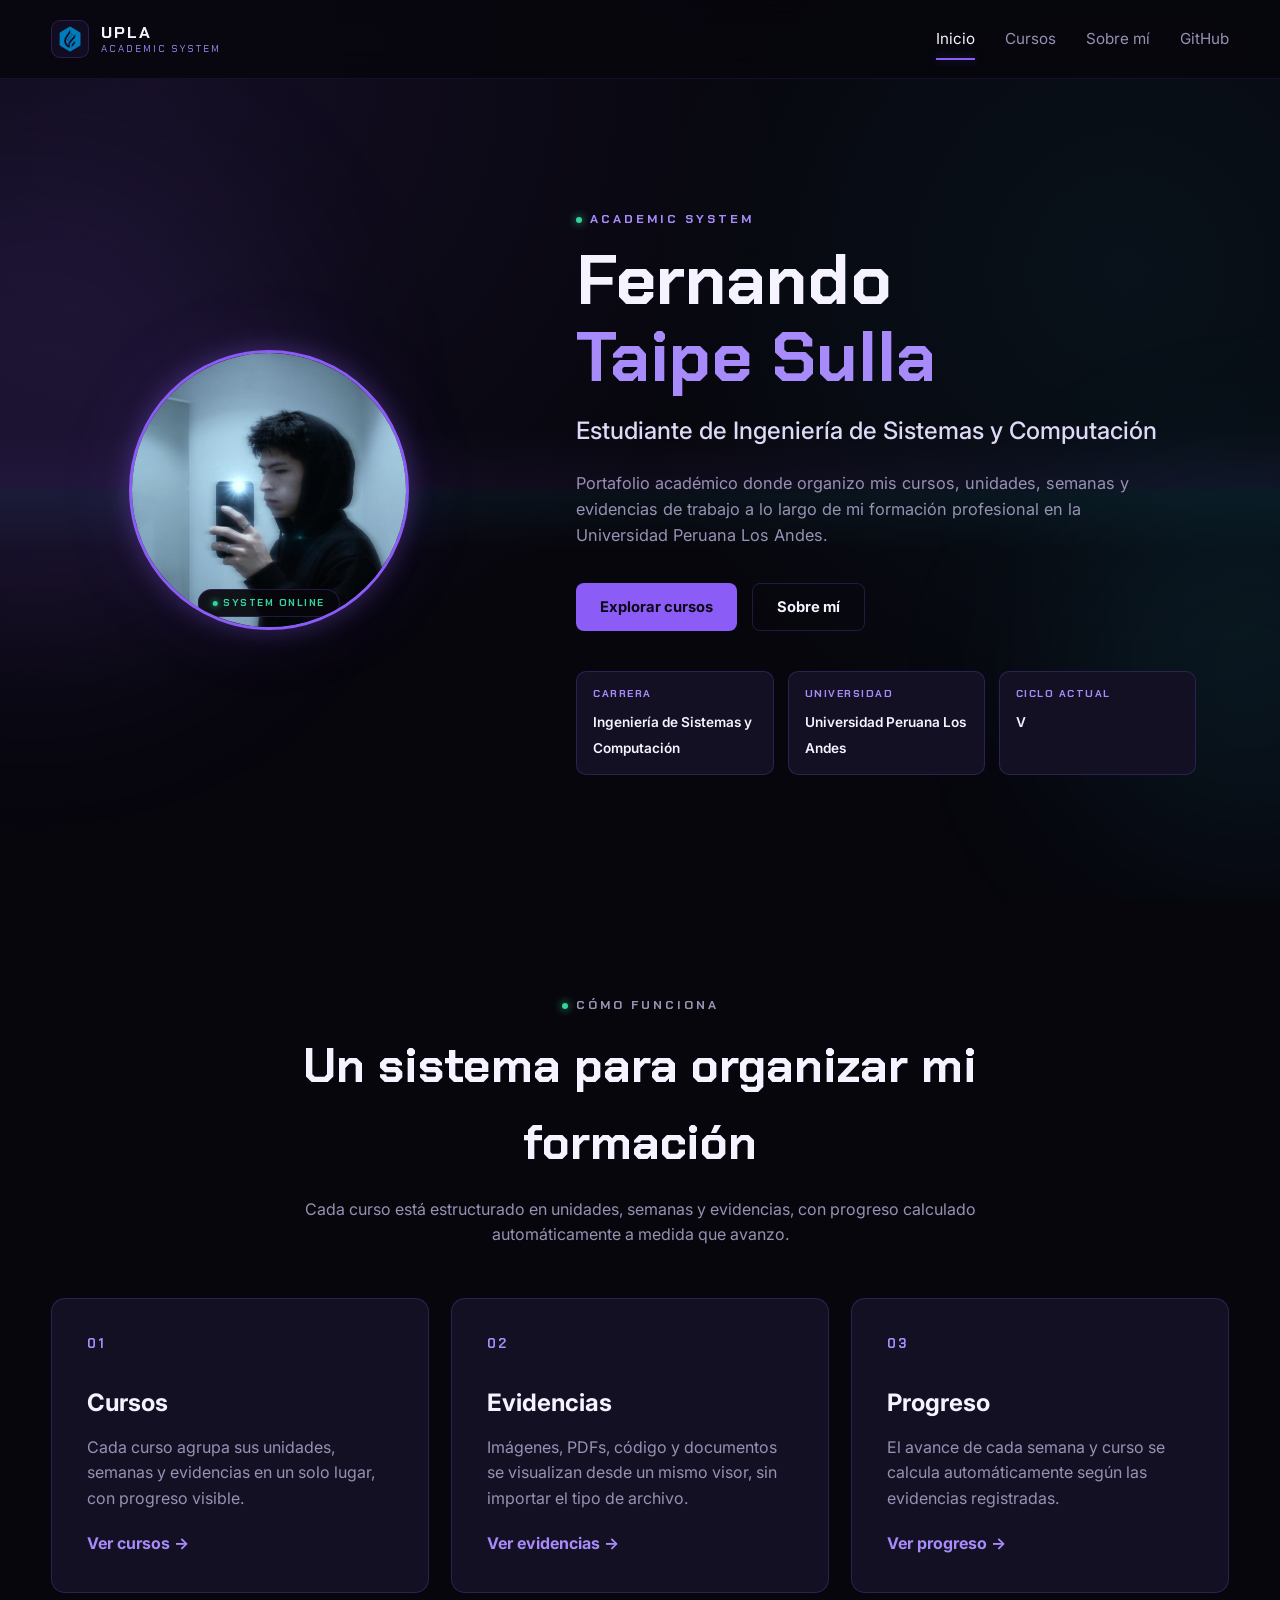
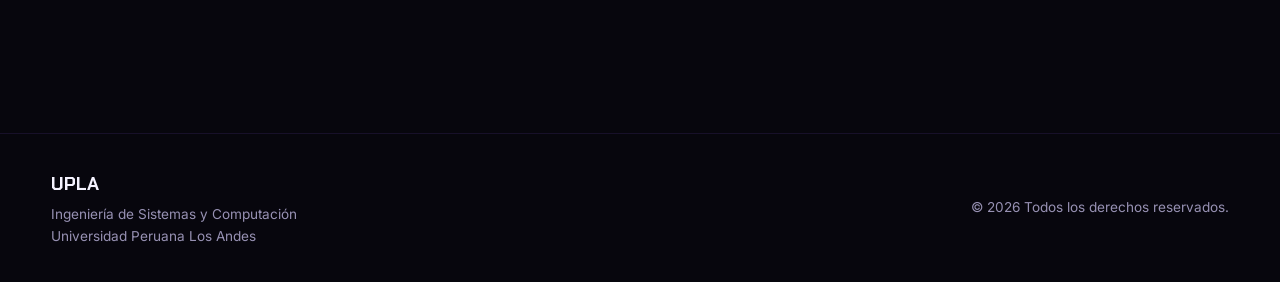
<file: index.html>
<!DOCTYPE html>
<html lang="es">
<head>
    <meta charset="UTF-8">
    <meta name="viewport" content="width=device-width, initial-scale=1.0">

    <title>Fernando Taipe Sulla | Academic System</title>
    <meta name="description" content="Portafolio académico de Fernando Taipe Sulla — Ingeniería de Sistemas y Computación, Universidad Peruana Los Andes.">

    <link rel="icon" type="image/png" href="imagenes/favicon.png">

    <meta property="og:type" content="website">
    <meta property="og:title" content="Fernando Taipe Sulla | Academic System">
    <meta property="og:description" content="Portafolio académico de Ingeniería de Sistemas y Computación — Universidad Peruana Los Andes.">
    <meta property="og:image" content="imagenes/foto_mia.jpeg">
    <meta property="og:locale" content="es_PE">
    <meta name="twitter:card" content="summary_large_image">

    <link rel="stylesheet" href="styles.css">
</head>

<body data-boot-label="INICIO">

<header class="header">
    <div class="container nav-container">

        <a href="index.html" class="logo">
            <img src="imagenes/logo_upla.png" alt="Logo Universidad Peruana Los Andes" class="logo-badge">
            <span class="logo-text">
                <strong data-meta="universidadSigla">UPLA</strong>
                <small>ACADEMIC SYSTEM</small>
            </span>
        </a>

        <button class="menu-toggle" id="menuToggle" aria-label="Abrir menú" aria-expanded="false">☰</button>

        <nav class="nav" id="mainNav">
            <a href="index.html" class="active">Inicio</a>
            <a href="cursos.html">Cursos</a>
            <a href="sobre-mi.html">Sobre mí</a>
            <a href="#" id="githubLink">GitHub</a>
        </nav>

    </div>
</header>


<main>

    <section class="hero">
        <div class="scan-line"></div>
        <div class="container hero-content">

            <div class="hero-photo">
                <div class="profile-image">
                    <img src="imagenes/foto_mia.jpeg" alt="Fotografía de Fernando Taipe Sulla">
                    <span class="status-badge"><span class="dot"></span> SYSTEM ONLINE</span>
                </div>
            </div>

            <div class="hero-text">
                <p class="eyebrow"><span class="dot"></span> ACADEMIC SYSTEM</p>

                <h1>Fernando<span>Taipe Sulla</span></h1>
                <h2>Estudiante de Ingeniería de Sistemas y Computación</h2>

                <p>
                    Portafolio académico donde organizo mis cursos, unidades, semanas
                    y evidencias de trabajo a lo largo de mi formación profesional en
                    la Universidad Peruana Los Andes.
                </p>

                <div class="hero-buttons">
                    <a href="cursos.html" class="btn btn-primary">Explorar cursos</a>
                    <a href="sobre-mi.html" class="btn btn-secondary">Sobre mí</a>
                </div>

                <div class="hero-meta">
                    <div>
                        <span>CARRERA</span>
                        <strong data-meta="carrera">Ingeniería de Sistemas y Computación</strong>
                    </div>
                    <div>
                        <span>UNIVERSIDAD</span>
                        <strong data-meta="universidad">Universidad Peruana Los Andes</strong>
                    </div>
                    <div>
                        <span>CICLO ACTUAL</span>
                        <strong data-meta="cicloActual">V</strong>
                    </div>
                </div>
            </div>

        </div>
    </section>


    <section class="section">
        <div class="container">

            <div class="section-heading">
                <p class="eyebrow"><span class="dot"></span> CÓMO FUNCIONA</p>
                <h2>Un sistema para organizar mi formación</h2>
                <p>Cada curso está estructurado en unidades, semanas y evidencias, con
                   progreso calculado automáticamente a medida que avanzo.</p>
            </div>

            <div class="feature-grid">

                <div class="feature-card">
                    <div class="feature-number">01</div>
                    <h3>Cursos</h3>
                    <p>Cada curso agrupa sus unidades, semanas y evidencias en un solo lugar, con progreso visible.</p>
                    <a href="cursos.html">Ver cursos →</a>
                </div>

                <div class="feature-card">
                    <div class="feature-number">02</div>
                    <h3>Evidencias</h3>
                    <p>Imágenes, PDFs, código y documentos se visualizan desde un mismo visor, sin importar el tipo de archivo.</p>
                    <a href="cursos.html">Ver evidencias →</a>
                </div>

                <div class="feature-card">
                    <div class="feature-number">03</div>
                    <h3>Progreso</h3>
                    <p>El avance de cada semana y curso se calcula automáticamente según las evidencias registradas.</p>
                    <a href="cursos.html">Ver progreso →</a>
                </div>

            </div>

        </div>
    </section>

</main>


<footer class="footer">
    <div class="container footer-content">

        <div>
            <h3 data-meta="universidadSigla">UPLA</h3>
            <p data-meta="carrera">Ingeniería de Sistemas y Computación</p>
            <p data-meta="universidad">Universidad Peruana Los Andes</p>
        </div>

        <div class="footer-right">
            <p>© <span id="year"></span> Todos los derechos reservados.</p>
        </div>

    </div>
</footer>

<script src="data.js"></script>
<script src="script.js"></script>

</body>
</html>
</file>
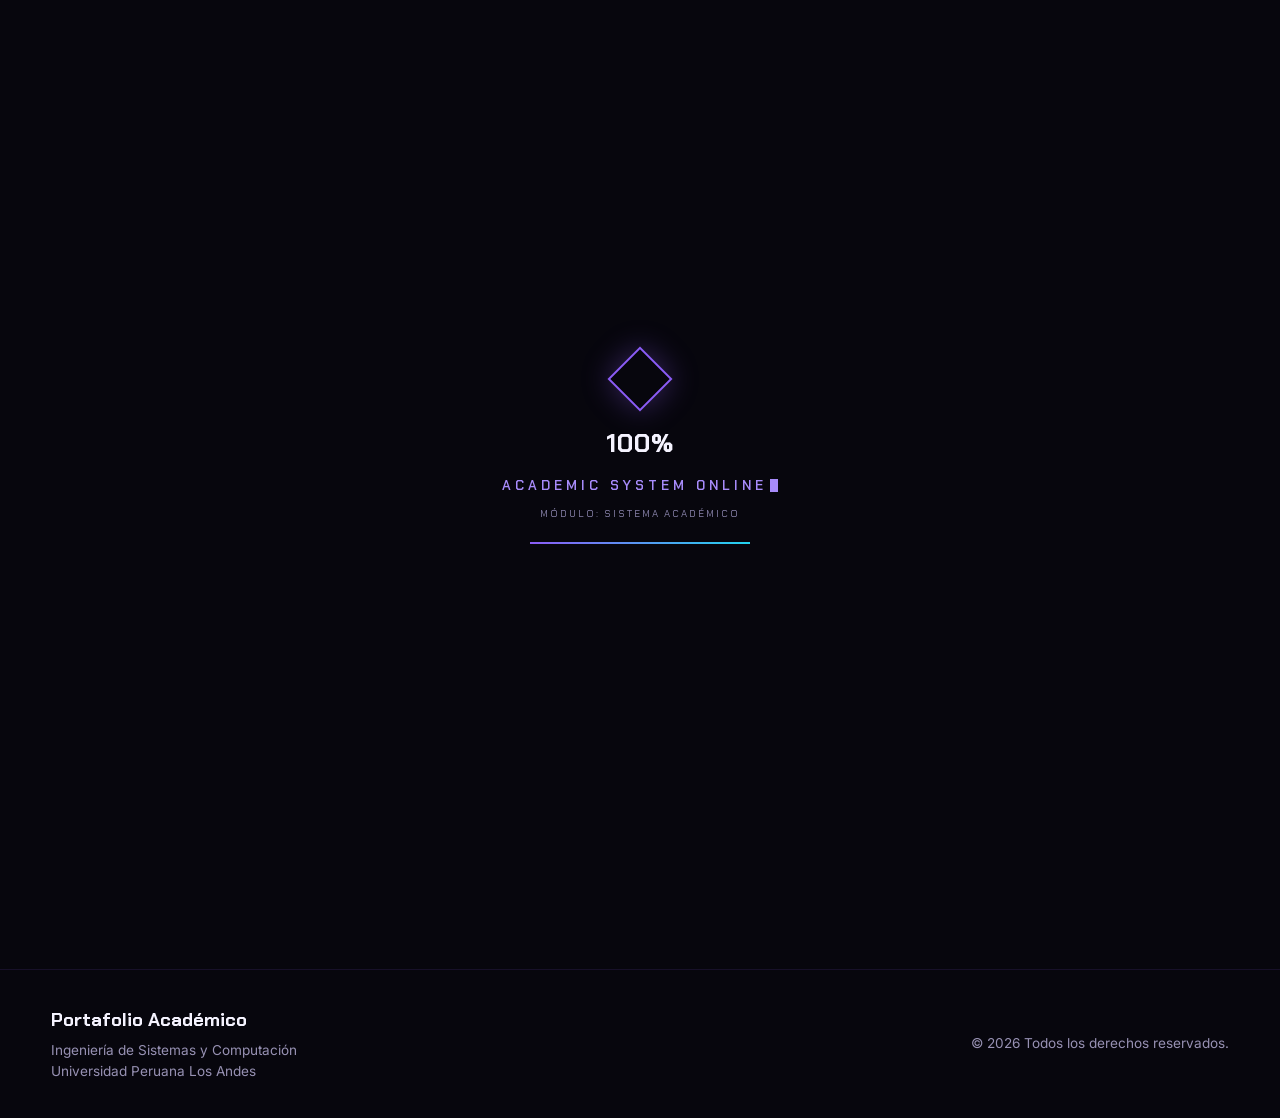
<file: cursos.html>
<!DOCTYPE html>
<html lang="es">
<head>
    <meta charset="UTF-8">
    <meta name="viewport" content="width=device-width, initial-scale=1.0">
    <title>Cursos | Portafolio Académico</title>
    <link rel="stylesheet" href="styles.css">
</head>

<body>

<header class="header">
    <div class="container nav-container">

        <a href="index.html" class="logo">
            <span>PORTAFOLIO</span>
            <small>ACADÉMICO</small>
        </a>

        <button class="menu-toggle" id="menuToggle">☰</button>

        <nav class="nav" id="mainNav">
            <a href="index.html">Inicio</a>
            <a href="cursos.html" class="active">Cursos</a>
            <a href="progreso.html">Mi progreso</a>
            <a href="sobre-mi.html">Sobre mí</a>
            <a href="#" id="githubLink">GitHub</a>
        </nav>

    </div>
</header>


<main>

    <section class="page-header">
        <div class="container">
            <p class="eyebrow">FORMACIÓN ACADÉMICA</p>
            <h1>Mis cursos</h1>
            <p>
                Selecciona un curso para consultar sus semanas,
                actividades y evidencias.
            </p>
        </div>
    </section>


    <section class="section">
        <div class="container">

            <div class="courses-grid">

                <article class="course-card">
                    <div class="course-number">01</div>

                    <div class="course-content">
                        <span class="course-tag">CURSO</span>

                        <h2>Base de Datos II</h2>

                        <p>
                            Actividades, infografías, manuales y evidencias
                            relacionadas con el desarrollo del curso.
                        </p>

                        <a href="cursos/base-datos-ii.html" class="btn btn-primary">
                            Explorar curso
                        </a>
                    </div>
                </article>


                <article class="course-card">
                    <div class="course-number">02</div>

                    <div class="course-content">
                        <span class="course-tag">CURSO</span>

                        <h2>Algoritmos y Estructura de Datos</h2>

                        <p>
                            Espacio destinado a las actividades, prácticas
                            y evidencias del curso.
                        </p>

                        <a href="cursos/algoritmos.html" class="btn btn-primary">
                            Explorar curso
                        </a>
                    </div>
                </article>

            </div>

        </div>
    </section>

</main>


<footer class="footer">
    <div class="container footer-content">

        <div>
            <h3>Portafolio Académico</h3>
            <p>Ingeniería de Sistemas y Computación</p>
            <p>Universidad Peruana Los Andes</p>
        </div>

        <div class="footer-right">
            <p>© <span id="currentYear"></span> Todos los derechos reservados.</p>
        </div>

    </div>
</footer>

<script src="script.js"></script>

</body>
</html>
</file>
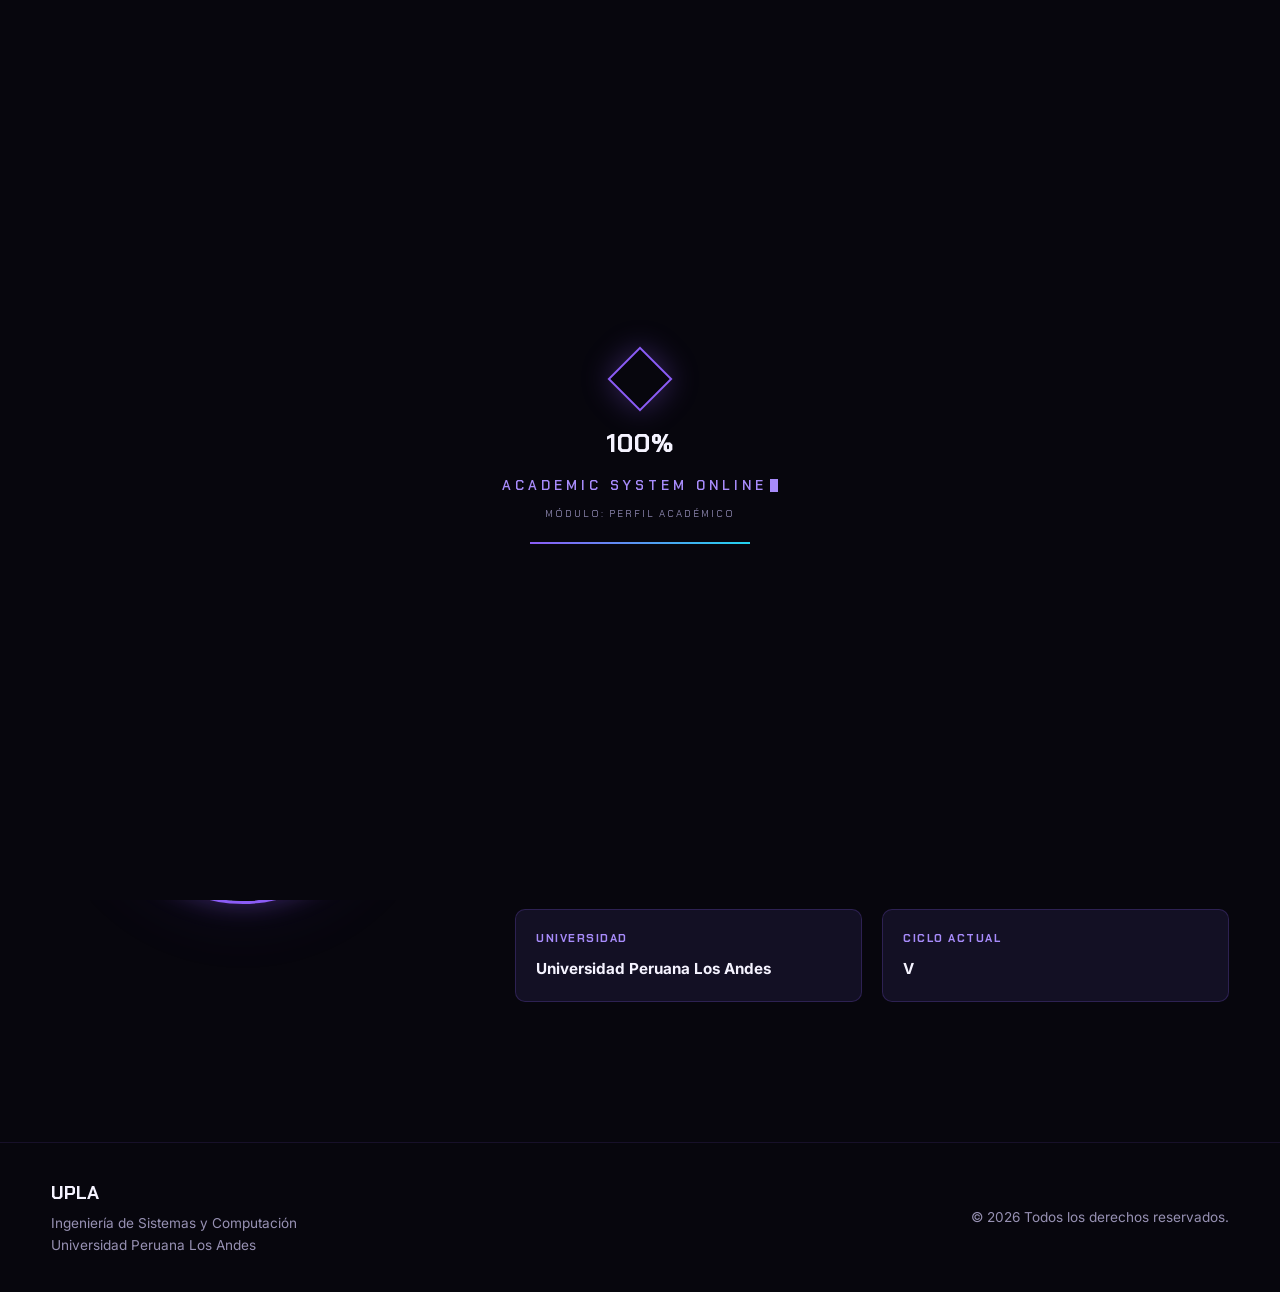
<file: sobre-mi.html>
<!DOCTYPE html>
<html lang="es">
<head>
    <meta charset="UTF-8">
    <meta name="viewport" content="width=device-width, initial-scale=1.0">

    <title>Sobre mí | Academic System</title>

    <link rel="icon" type="image/png" href="imagenes/favicon.png">

    <meta property="og:type" content="profile">
    <meta property="og:title" content="Fernando Taipe Sulla | Sobre mí">
    <meta property="og:description" content="Perfil académico — Ingeniería de Sistemas y Computación, Universidad Peruana Los Andes.">
    <meta property="og:image" content="imagenes/foto_mia.jpeg">
    <meta property="og:locale" content="es_PE">

    <link rel="stylesheet" href="styles.css">
</head>

<body data-boot-label="PERFIL ACADÉMICO">

<header class="header">
    <div class="container nav-container">

        <a href="index.html" class="logo">
            <img src="imagenes/logo_upla.png" alt="Logo Universidad Peruana Los Andes" class="logo-badge">
            <span class="logo-text">
                <strong data-meta="universidadSigla">UPLA</strong>
                <small>ACADEMIC SYSTEM</small>
            </span>
        </a>

        <button class="menu-toggle" id="menuToggle" aria-label="Abrir menú" aria-expanded="false">☰</button>

        <nav class="nav" id="mainNav">
            <a href="index.html">Inicio</a>
            <a href="cursos.html">Cursos</a>
            <a href="sobre-mi.html" class="active">Sobre mí</a>
            <a href="#" id="githubLink">GitHub</a>
        </nav>

    </div>
</header>


<main>

    <section class="page-header">
        <div class="scan-line"></div>
        <div class="container">
            <p class="eyebrow"><span class="dot"></span> PERFIL ACADÉMICO</p>
            <h1>Sobre mí</h1>
            <p>Información sobre mi formación universitaria.</p>
        </div>
    </section>


    <section class="section">
        <div class="container about-layout">

            <div class="about-photo">
                <div class="profile-image">
                    <img src="imagenes/foto_mia.jpeg" alt="Foto de perfil de Fernando Taipe Sulla">
                </div>
            </div>

            <div class="about-content">

                <span class="course-tag">ESTUDIANTE</span>

                <h2>Ingeniería de Sistemas y Computación</h2>

                <p data-meta-full="perfil">
                    Soy Fernando Taipe Sulla, estudiante de Ingeniería de Sistemas
                    y Computación en la Universidad Peruana Los Andes.
                </p>

                <p>
                    Este portafolio académico reúne parte de mi proceso
                    de aprendizaje: trabajos, actividades y evidencias
                    desarrolladas durante mi formación universitaria.
                </p>

                <div class="about-info">

                    <div>
                        <span>ESTUDIANTE</span>
                        <strong data-meta="nombre">Fernando Taipe Sulla</strong>
                    </div>

                    <div>
                        <span>CARRERA</span>
                        <strong data-meta="carrera">Ingeniería de Sistemas y Computación</strong>
                    </div>

                    <div>
                        <span>UNIVERSIDAD</span>
                        <strong data-meta="universidad">Universidad Peruana Los Andes</strong>
                    </div>

                    <div>
                        <span>CICLO ACTUAL</span>
                        <strong data-meta="cicloActual">V</strong>
                    </div>

                </div>

            </div>

        </div>
    </section>

</main>


<footer class="footer">
    <div class="container footer-content">

        <div>
            <h3 data-meta="universidadSigla">UPLA</h3>
            <p data-meta="carrera">Ingeniería de Sistemas y Computación</p>
            <p data-meta="universidad">Universidad Peruana Los Andes</p>
        </div>

        <div class="footer-right">
            <p>© <span id="year"></span> Todos los derechos reservados.</p>
        </div>

    </div>
</footer>

<script src="data.js"></script>
<script src="script.js"></script>

</body>
</html>
</file>
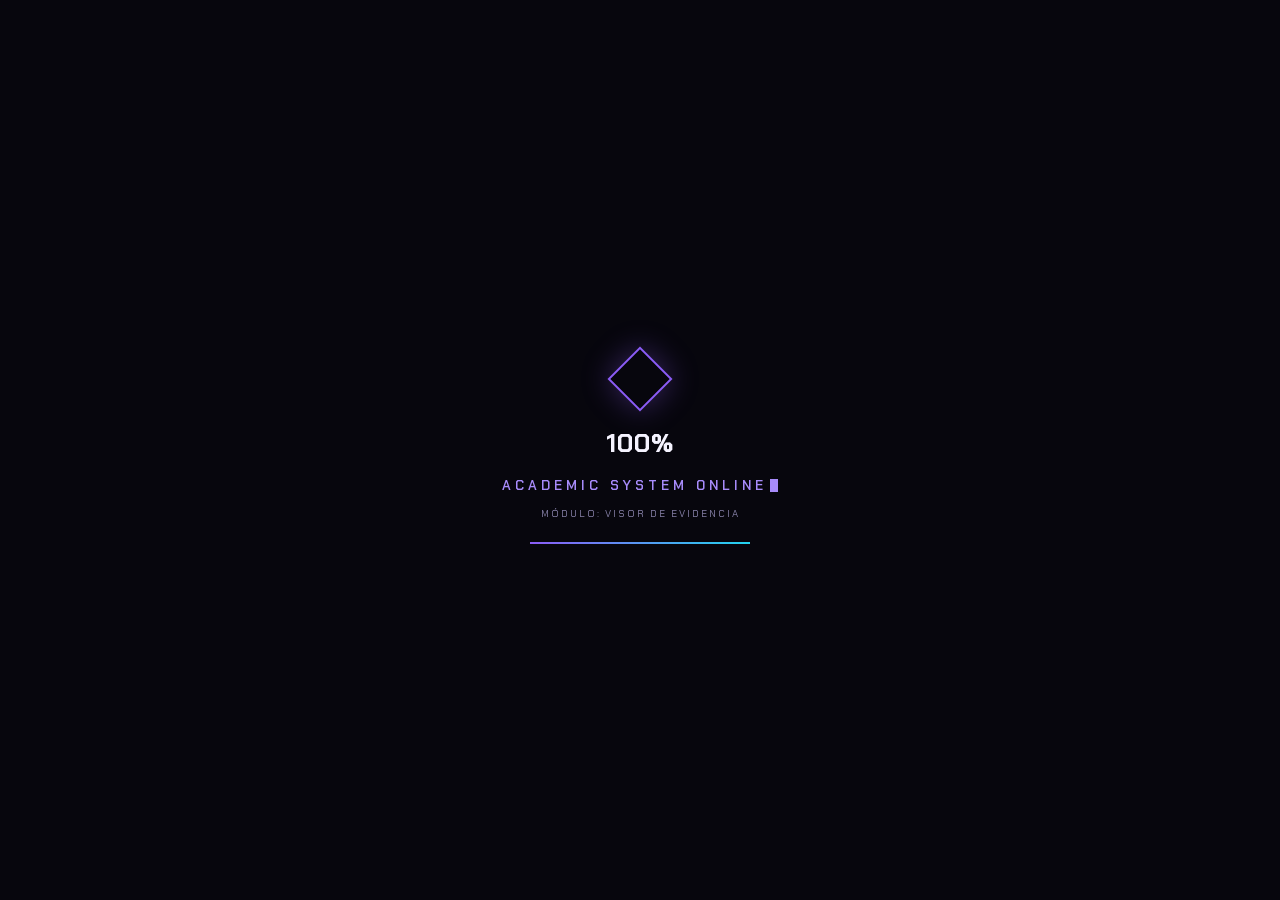
<file: visualizar.html>
<!DOCTYPE html>
<html lang="es">
<head>
    <meta charset="UTF-8">
    <meta name="viewport" content="width=device-width, initial-scale=1.0">

    <title>Visor de evidencia | Academic System</title>

    <link rel="icon" type="image/png" href="imagenes/favicon.png">
    <meta name="robots" content="noindex">

    <link rel="stylesheet" href="styles.css">
</head>

<body data-boot-label="VISOR DE EVIDENCIA">

<header class="header">
    <div class="container nav-container">

        <a href="index.html" class="logo">
            <img src="imagenes/logo_upla.png" alt="Logo Universidad Peruana Los Andes" class="logo-badge">
            <span class="logo-text">
                <strong data-meta="universidadSigla">UPLA</strong>
                <small>ACADEMIC SYSTEM</small>
            </span>
        </a>

        <button class="menu-toggle" id="menuToggle" aria-label="Abrir menú" aria-expanded="false">☰</button>

        <nav class="nav" id="mainNav">
            <a href="index.html">Inicio</a>
            <a href="cursos.html">Cursos</a>
            <a href="sobre-mi.html">Sobre mí</a>
            <a href="#" id="githubLink">GitHub</a>
        </nav>

    </div>
</header>


<main>

    <section class="viewer-section">
        <div class="container">

            <a href="cursos.html" class="back-link" id="backLink">← Volver a mis cursos</a>

            <div class="viewer-breadcrumb" id="breadcrumb"></div>

            <div class="viewer-panel" id="viewerPanel">
                <!-- Se construye dinámicamente según la evidencia -->
            </div>

        </div>
    </section>

</main>


<footer class="footer">
    <div class="container footer-content">

        <div>
            <h3 data-meta="universidadSigla">UPLA</h3>
            <p data-meta="carrera">Ingeniería de Sistemas y Computación</p>
            <p data-meta="universidad">Universidad Peruana Los Andes</p>
        </div>

        <div class="footer-right">
            <p>© <span id="year"></span> Todos los derechos reservados.</p>
        </div>

    </div>
</footer>

<script src="data.js"></script>
<script src="script.js"></script>
<script src="render.js"></script>
<script src="visualizar.js"></script>

</body>
</html>
</file>
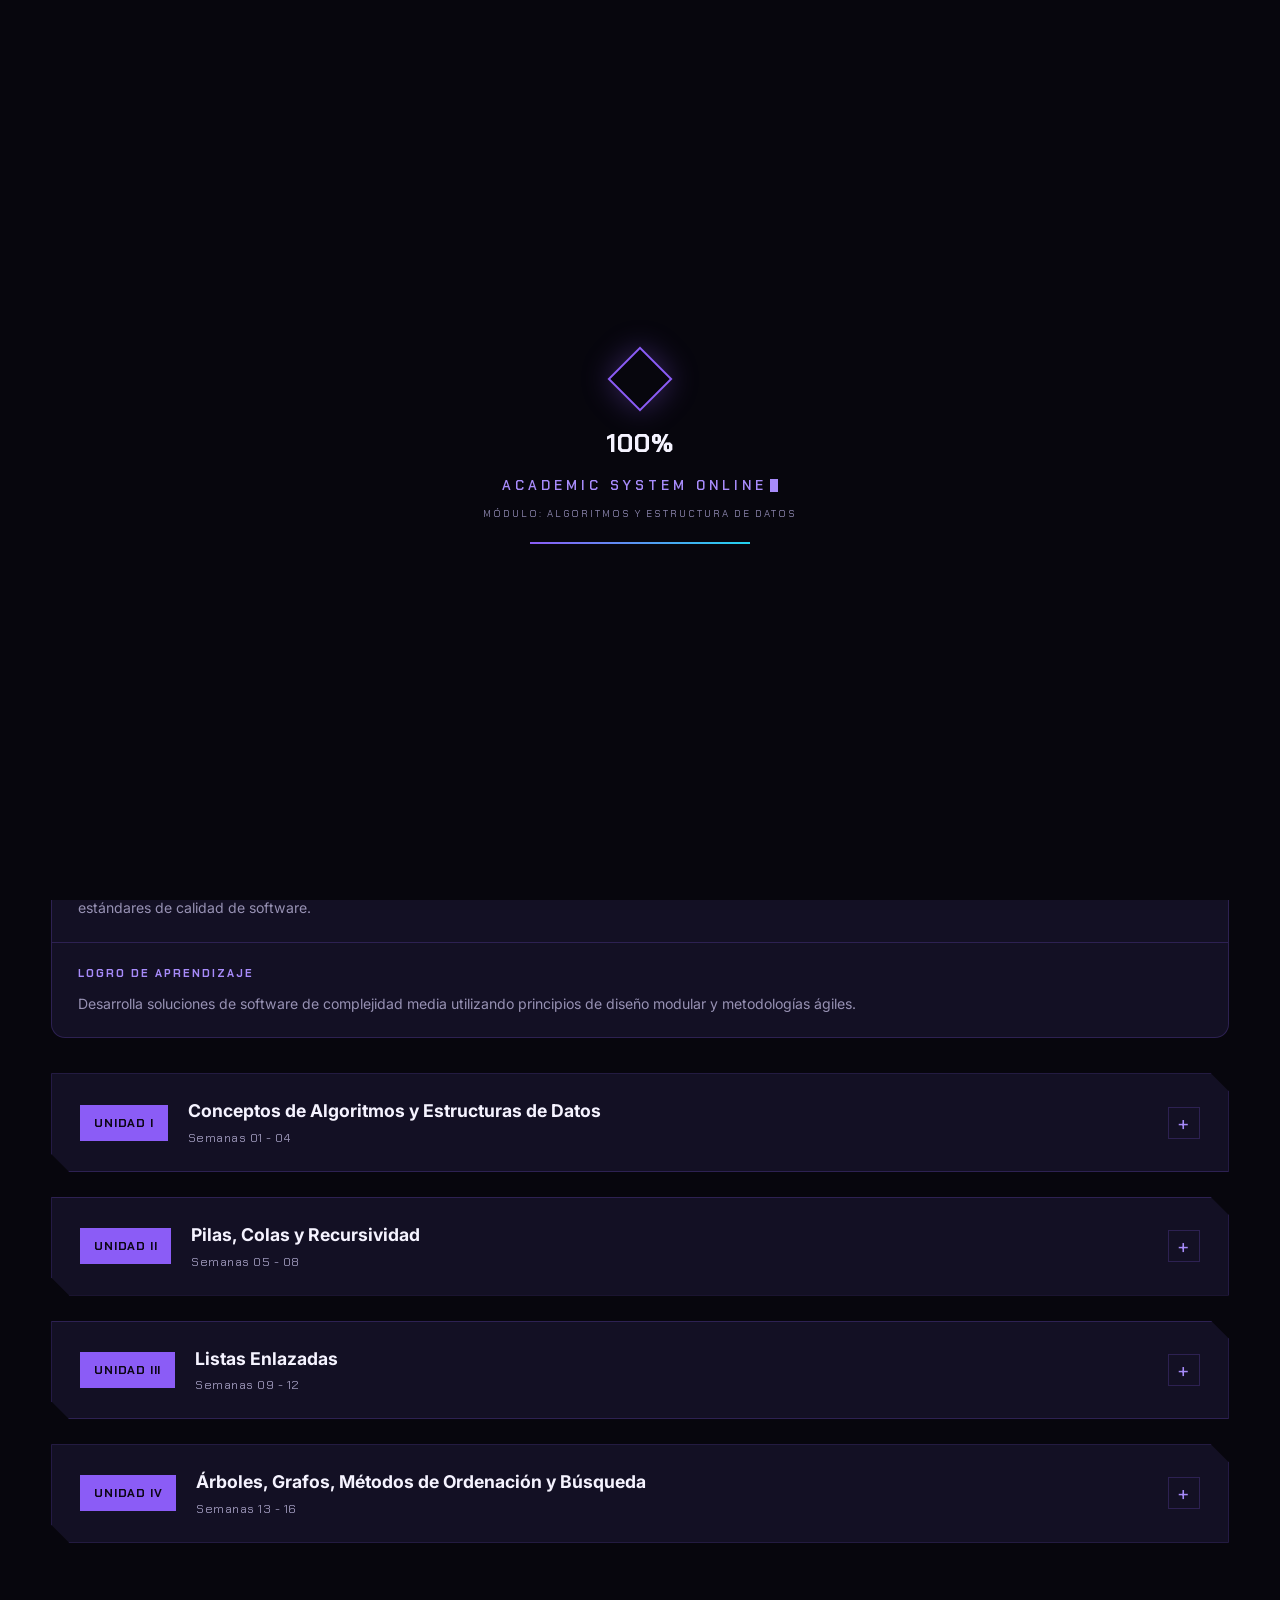
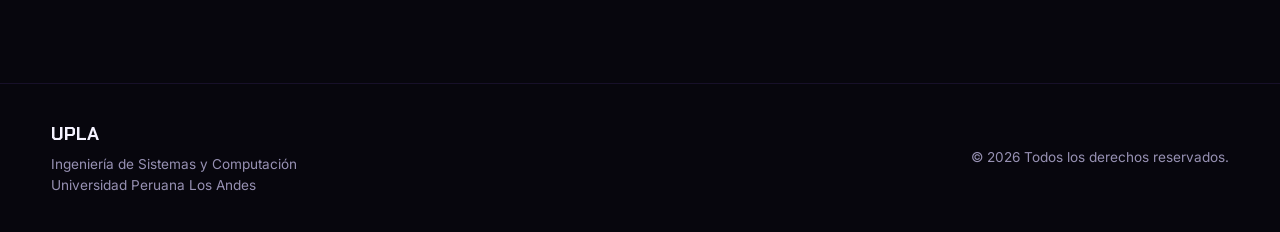
<file: cursos/algoritmos.html>
<!DOCTYPE html>
<html lang="es">
<head>
    <meta charset="UTF-8">
    <meta name="viewport" content="width=device-width, initial-scale=1.0">

    <title>Algoritmos y Estructura de Datos | Academic System</title>

    <link rel="icon" type="image/png" href="../imagenes/favicon.png">

    <meta property="og:type" content="website">
    <meta property="og:title" content="Algoritmos y Estructura de Datos | Academic System">
    <meta property="og:description" content="Espacio destinado a las actividades, prácticas y evidencias del curso.">
    <meta property="og:image" content="../imagenes/logo_upla.png">
    <meta property="og:locale" content="es_PE">

    <link rel="stylesheet" href="../styles.css">
</head>

<body data-boot-label="ALGORITMOS Y ESTRUCTURA DE DATOS">

<header class="header">
    <div class="container nav-container">

        <a href="../index.html" class="logo">
            <img src="../imagenes/logo_upla.png" alt="Logo Universidad Peruana Los Andes" class="logo-badge">
            <span class="logo-text">
                <strong data-meta="universidadSigla">UPLA</strong>
                <small>ACADEMIC SYSTEM</small>
            </span>
        </a>

        <button class="menu-toggle" id="menuToggle" aria-label="Abrir menú" aria-expanded="false">☰</button>

        <nav class="nav" id="mainNav">
            <a href="../index.html">Inicio</a>
            <a href="../cursos.html" class="active">Cursos</a>
            <a href="../sobre-mi.html">Sobre mí</a>
            <a href="#" id="githubLink">GitHub</a>
        </nav>

    </div>
</header>


<main>

    <section class="course-header">
        <div class="scan-line"></div>
        <div class="container">

            <a href="../cursos.html" class="back-link">← Volver a mis cursos</a>

            <span class="course-tag">CURSO</span>

            <div class="course-header-top">
                <h1 data-course-title>Algoritmos y Estructura de Datos</h1>
                <span data-course-rank></span>
            </div>

            <p data-course-desc>Espacio destinado a las actividades, prácticas y evidencias del curso.</p>

            <div class="course-progress" data-course-progress></div>

            <div class="filter-bar" data-filter-bar></div>

        </div>
    </section>

    <section class="section">
        <div class="container">
            <div class="syllabus-card" data-course-syllabus></div>
            <div data-course-root></div>
        </div>
    </section>

</main>


<footer class="footer">
    <div class="container footer-content">

        <div>
            <h3 data-meta="universidadSigla">UPLA</h3>
            <p data-meta="carrera">Ingeniería de Sistemas y Computación</p>
            <p data-meta="universidad">Universidad Peruana Los Andes</p>
        </div>

        <div class="footer-right">
            <p>© <span id="year"></span> Todos los derechos reservados.</p>
        </div>

    </div>
</footer>

<script src="../data.js"></script>
<script src="../script.js"></script>
<script src="../render.js"></script>
<script>
    document.addEventListener("DOMContentLoaded", () => {
        SystemRender.renderCourseDetail("algoritmos", "../");
    });
</script>

</body>
</html>
</file>
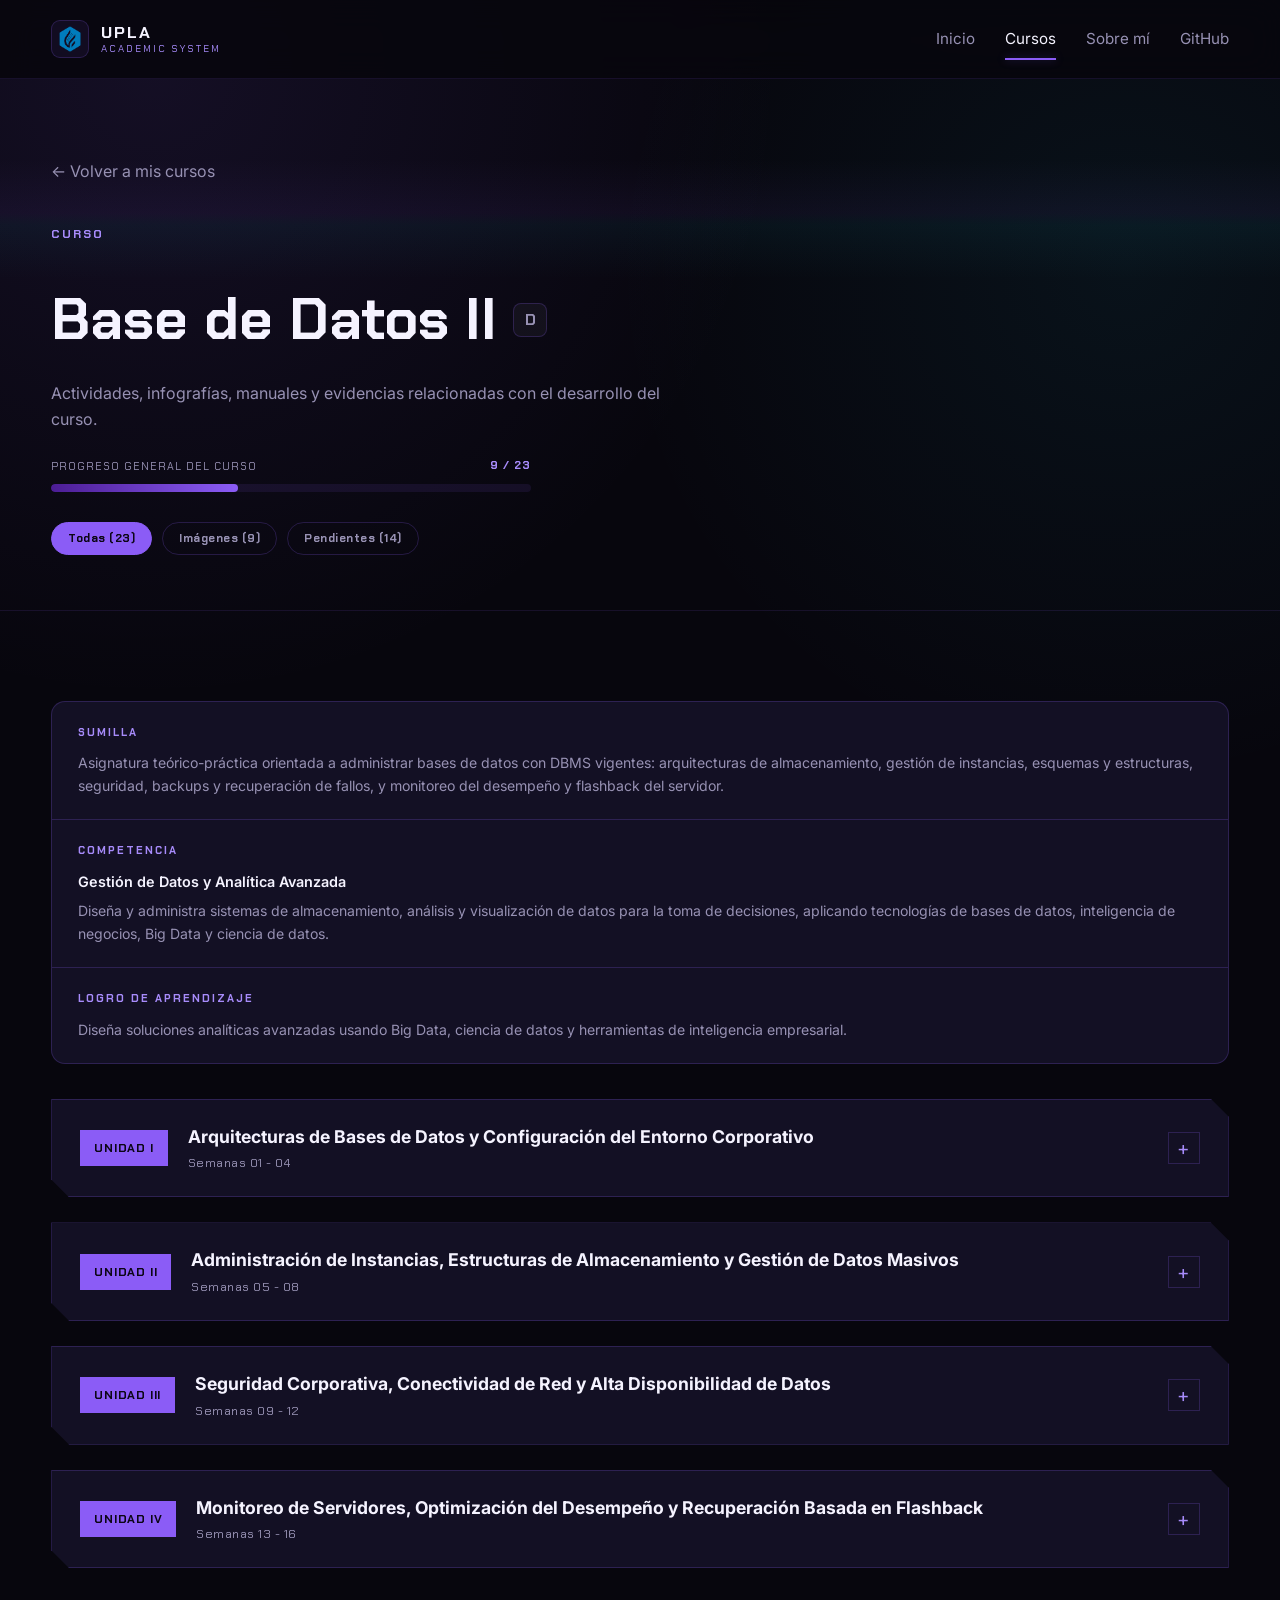
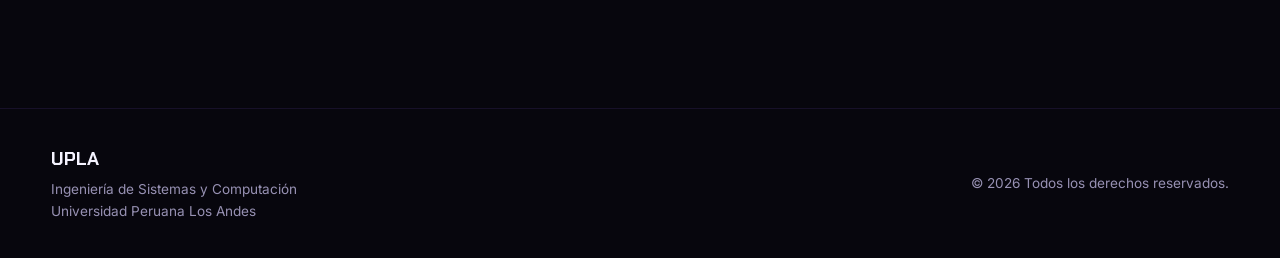
<file: cursos/base-datos-ii.html>
<!DOCTYPE html>
<html lang="es">
<head>
    <meta charset="UTF-8">
    <meta name="viewport" content="width=device-width, initial-scale=1.0">

    <title>Base de Datos II | Academic System</title>

    <link rel="icon" type="image/png" href="../imagenes/favicon.png">

    <meta property="og:type" content="website">
    <meta property="og:title" content="Base de Datos II | Academic System">
    <meta property="og:description" content="Actividades, infografías, manuales y evidencias relacionadas con el desarrollo del curso.">
    <meta property="og:image" content="../imagenes/logo_upla.png">
    <meta property="og:locale" content="es_PE">

    <link rel="stylesheet" href="../styles.css">
</head>

<body data-boot-label="BASE DE DATOS II">

<header class="header">
    <div class="container nav-container">

        <a href="../index.html" class="logo">
            <img src="../imagenes/logo_upla.png" alt="Logo Universidad Peruana Los Andes" class="logo-badge">
            <span class="logo-text">
                <strong data-meta="universidadSigla">UPLA</strong>
                <small>ACADEMIC SYSTEM</small>
            </span>
        </a>

        <button class="menu-toggle" id="menuToggle" aria-label="Abrir menú" aria-expanded="false">☰</button>

        <nav class="nav" id="mainNav">
            <a href="../index.html">Inicio</a>
            <a href="../cursos.html" class="active">Cursos</a>
            <a href="../sobre-mi.html">Sobre mí</a>
            <a href="#" id="githubLink">GitHub</a>
        </nav>

    </div>
</header>


<main>

    <section class="course-header">
        <div class="scan-line"></div>
        <div class="container">

            <a href="../cursos.html" class="back-link">← Volver a mis cursos</a>

            <span class="course-tag">CURSO</span>

            <div class="course-header-top">
                <h1 data-course-title>Base de Datos II</h1>
                <span data-course-rank></span>
            </div>

            <p data-course-desc>Actividades, infografías, manuales y evidencias relacionadas con el desarrollo del curso.</p>

            <div class="course-progress" data-course-progress></div>

            <div class="filter-bar" data-filter-bar></div>

        </div>
    </section>

    <section class="section">
        <div class="container">
            <div class="syllabus-card" data-course-syllabus></div>
            <div data-course-root></div>
        </div>
    </section>

</main>


<footer class="footer">
    <div class="container footer-content">

        <div>
            <h3 data-meta="universidadSigla">UPLA</h3>
            <p data-meta="carrera">Ingeniería de Sistemas y Computación</p>
            <p data-meta="universidad">Universidad Peruana Los Andes</p>
        </div>

        <div class="footer-right">
            <p>© <span id="year"></span> Todos los derechos reservados.</p>
        </div>

    </div>
</footer>

<script src="../data.js"></script>
<script src="../script.js"></script>
<script src="../render.js"></script>
<script>
    document.addEventListener("DOMContentLoaded", () => {
        SystemRender.renderCourseDetail("base-datos-ii", "../");
    });
</script>

</body>
</html>
</file>
<file: styles.css>
/* =====================================================
   FUENTES
   ===================================================== */

@import url('https://fonts.googleapis.com/css2?family=Chakra+Petch:wght@500;600;700&family=Inter:wght@400;500;600;700&display=swap');


/* =====================================================
   VARIABLES — ACADEMIC SYSTEM
   ===================================================== */

:root {
    --black: #07060d;
    --black-light: #0c0a18;
    --card: #131024;
    --card-alt: #181433;

    --violet: #8b5cf6;
    --violet-soft: #a78bfa;
    --violet-deep: #4c1d95;
    --violet-glow: rgba(139, 92, 246, 0.35);

    --cyan: #22d3ee;

    --white: #f5f3ff;
    --gray: #9791b3;
    --gray-dim: #8983ab;

    --border: rgba(139, 92, 246, 0.22);
    --border-soft: rgba(139, 92, 246, 0.12);

    --success: #34d399;
    --pending: #f5b942;

    --font-system: 'Chakra Petch', 'Segoe UI', sans-serif;
    --font-body: 'Inter', 'Segoe UI', sans-serif;

    --container: 1180px;
}


/* =====================================================
   RESET
   ===================================================== */

* {
    margin: 0;
    padding: 0;
    box-sizing: border-box;
}

html {
    scroll-behavior: smooth;
}

body {
    font-family: var(--font-body);
    background: var(--black);
    color: var(--white);
    line-height: 1.6;

    background-image:
        radial-gradient(circle at 12% 8%, rgba(139, 92, 246, 0.10), transparent 45%),
        radial-gradient(circle at 88% 30%, rgba(34, 211, 238, 0.06), transparent 40%);
    background-attachment: fixed;
}

a {
    color: inherit;
    text-decoration: none;
}

button {
    font-family: inherit;
}

img {
    max-width: 100%;
    display: block;
}

:focus-visible {
    outline: 2px solid var(--violet-soft);
    outline-offset: 3px;
}


/* =====================================================
   GENERAL
   ===================================================== */

.container {
    width: min(92%, var(--container));
    margin: auto;
}

.section {
    padding: 90px 0;
}

.eyebrow {
    display: inline-flex;
    align-items: center;
    gap: 8px;

    color: var(--violet-soft);
    font-family: var(--font-system);
    font-size: 0.78rem;
    font-weight: 700;
    letter-spacing: 3px;
    margin-bottom: 12px;
}

.eyebrow .dot {
    width: 6px;
    height: 6px;
    border-radius: 50%;
    background: var(--success);
    box-shadow: 0 0 8px var(--success);
    animation: pulse-dot 2.4s ease-in-out infinite;
}

@keyframes pulse-dot {
    0%, 100% { opacity: 1; }
    50% { opacity: 0.35; }
}

.section-heading {
    max-width: 750px;
    margin: 0 auto 50px;
    text-align: center;
}

.section-heading h2 {
    font-family: var(--font-system);
    font-size: clamp(2rem, 4vw, 3rem);
    margin-bottom: 15px;
}

.section-heading p {
    color: var(--gray);
}


/* =====================================================
   BOOT SCREEN (solo inicio)
   ===================================================== */

.boot-screen {
    position: fixed;
    inset: 0;
    z-index: 9999;

    display: flex;
    align-items: center;
    justify-content: center;

    background: var(--black);

    transition: opacity 0.5s ease, visibility 0.5s ease;
}

.boot-screen.is-hidden {
    opacity: 0;
    visibility: hidden;
    pointer-events: none;
}

.boot-content {
    text-align: center;
}

.boot-glyph {
    width: 46px;
    height: 46px;
    margin: 0 auto 22px;

    border: 2px solid var(--violet);
    transform: rotate(45deg);

    box-shadow: 0 0 30px var(--violet-glow);
    animation: boot-spin 1.6s ease-in-out infinite;
}

@keyframes boot-spin {
    0%, 100% { transform: rotate(45deg) scale(1); }
    50% { transform: rotate(225deg) scale(0.85); }
}

.boot-percent {
    font-family: var(--font-system);
    font-size: 1.6rem;
    font-weight: 700;
    color: var(--white);
    margin-bottom: 10px;
    letter-spacing: 1px;
    font-variant-numeric: tabular-nums;
}

.boot-line {
    font-family: var(--font-system);
    font-size: 0.85rem;
    font-weight: 600;
    letter-spacing: 4px;
    color: var(--violet-soft);
    margin-bottom: 10px;

    min-height: 1.1em;
}

.boot-line::after {
    content: "";
    display: inline-block;
    width: 8px;
    height: 0.9em;
    margin-left: 3px;
    background: var(--violet-soft);
    vertical-align: -2px;
    animation: boot-caret 0.8s steps(1) infinite;
}

@keyframes boot-caret {
    0%, 49% { opacity: 1; }
    50%, 100% { opacity: 0; }
}

.boot-module {
    font-family: var(--font-system);
    font-size: 0.62rem;
    letter-spacing: 2px;
    color: var(--gray-dim);
    margin-bottom: 20px;
    text-transform: uppercase;
}

.boot-bar {
    width: 220px;
    height: 2px;
    margin: auto;
    background: rgba(139, 92, 246, 0.15);
    overflow: hidden;
}

.boot-bar-fill {
    height: 100%;
    width: 0%;
    background: linear-gradient(90deg, var(--violet), var(--cyan));
    animation: boot-fill 1.1s ease forwards;
}

@keyframes boot-fill {
    to { width: 100%; }
}


/* =====================================================
   TOASTS DEL SISTEMA
   ===================================================== */

.system-toasts {
    position: fixed;
    bottom: 20px;
    right: 18px;
    z-index: 5000;

    display: flex;
    flex-direction: column;
    align-items: flex-end;
    gap: 8px;

    pointer-events: none;
}

.system-toast {
    display: inline-flex;
    align-items: center;
    gap: 8px;

    padding: 10px 16px;

    background: rgba(19, 16, 36, 0.92);
    backdrop-filter: blur(10px);
    border: 1px solid var(--border);
    border-left: 2px solid var(--violet);

    font-family: var(--font-system);
    font-size: 0.72rem;
    font-weight: 600;
    letter-spacing: 1.5px;
    color: var(--violet-soft);

    box-shadow: 0 8px 24px rgba(0, 0, 0, 0.4);

    animation: toast-in 0.35s ease, toast-out 0.4s ease 2.1s forwards;
}

@keyframes toast-in {
    from { transform: translateX(20px); opacity: 0; }
    to { transform: translateX(0); opacity: 1; }
}

@keyframes toast-out {
    to { transform: translateX(20px); opacity: 0; }
}

@media (prefers-reduced-motion: reduce) {
    .system-toast, .boot-glyph, .boot-bar-fill, .eyebrow .dot {
        animation: none !important;
    }
}


/* =====================================================
   HEADER
   ===================================================== */

.header {
    position: sticky;
    top: 0;
    z-index: 1000;

    background: rgba(7, 6, 13, 0.88);
    backdrop-filter: blur(15px);

    border-bottom: 1px solid var(--border-soft);
}

.nav-container {
    min-height: 78px;

    display: flex;
    align-items: center;
    justify-content: space-between;

    gap: 20px;
}

.logo {
    display: flex;
    align-items: center;
    gap: 12px;

    flex-shrink: 0;
}

.logo-badge {
    width: 38px;
    height: 38px;

    padding: 5px;

    background: rgba(139, 92, 246, 0.08);
    border: 1px solid var(--border);
    border-radius: 9px;

    object-fit: contain;
}

.logo-text {
    display: flex;
    flex-direction: column;
    line-height: 1.1;
}

.logo-text strong {
    color: var(--white);
    font-family: var(--font-system);
    font-weight: 700;
    letter-spacing: 2px;
    font-size: 1.05rem;
}

.logo-text small {
    color: var(--violet-soft);
    font-family: var(--font-system);
    letter-spacing: 2px;
    font-size: 0.62rem;
    margin-top: 2px;
}

.nav {
    display: flex;
    align-items: center;
    gap: 30px;
}

.nav a {
    color: var(--gray);
    font-size: 0.95rem;
    transition: 0.25s;
    position: relative;
}

.nav a:hover,
.nav a.active {
    color: var(--white);
}

.nav a.active::after {
    content: "";

    position: absolute;
    left: 0;
    right: 0;
    bottom: -9px;

    height: 2px;

    background: var(--violet);
    box-shadow: 0 0 8px var(--violet-glow);
}

.menu-toggle {
    display: none;

    background: none;
    border: none;

    color: var(--white);
    font-size: 1.6rem;

    cursor: pointer;
}


/* =====================================================
   HERO
   ===================================================== */

.hero {
    min-height: calc(100vh - 78px);

    display: flex;
    align-items: center;

    position: relative;
    overflow: hidden;
}

.hero::before {
    content: "";

    position: absolute;

    width: 500px;
    height: 500px;

    background: rgba(139, 92, 246, 0.12);

    border-radius: 50%;

    filter: blur(90px);

    left: -220px;
    top: 10%;
}

.scan-line {
    position: absolute;
    left: 0;
    right: 0;

    height: 120px;

    background: linear-gradient(
        to bottom,
        transparent,
        rgba(139, 92, 246, 0.06) 45%,
        rgba(34, 211, 238, 0.05) 55%,
        transparent
    );

    pointer-events: none;
    z-index: 1;

    animation: scan-sweep 7s linear infinite;
}

@keyframes scan-sweep {
    0% { top: -120px; }
    100% { top: 100%; }
}

@media (prefers-reduced-motion: reduce) {
    .scan-line { display: none; }
}

.hero::after {
    content: "";

    position: absolute;

    width: 380px;
    height: 380px;

    background: rgba(34, 211, 238, 0.07);

    border-radius: 50%;

    filter: blur(90px);

    right: -160px;
    bottom: 5%;
}

.hero-content {
    display: grid;
    grid-template-columns: 0.8fr 1.2fr;

    align-items: center;

    gap: 90px;

    position: relative;
    z-index: 2;
}

.hero-photo {
    display: flex;
    justify-content: center;
}

.profile-image {
    position: relative;

    width: 280px;
    height: 280px;

    border-radius: 50%;
    overflow: hidden;

    border: 3px solid var(--violet);

    box-shadow:
        0 0 25px var(--violet-glow),
        0 0 80px rgba(139, 92, 246, 0.1);
}

.profile-image img {
    width: 100%;
    height: 100%;

    object-fit: cover;
}

.status-badge {
    position: absolute;
    bottom: 10px;
    left: 50%;
    transform: translateX(-50%);

    display: inline-flex;
    align-items: center;
    gap: 6px;

    padding: 5px 14px;

    background: rgba(7, 6, 13, 0.92);
    border: 1px solid var(--border);
    border-radius: 20px;

    font-family: var(--font-system);
    font-size: 0.62rem;
    font-weight: 700;
    letter-spacing: 1.5px;
    color: var(--success);

    white-space: nowrap;
}

.status-badge span.dot {
    width: 5px;
    height: 5px;
    border-radius: 50%;
    background: var(--success);
    box-shadow: 0 0 6px var(--success);
    animation: pulse-dot 2.4s ease-in-out infinite;
}

.hero-text {
    max-width: 650px;
}

.hero-text h1 {
    font-family: var(--font-system);
    font-size: clamp(2.6rem, 6vw, 4.4rem);
    line-height: 1.1;
    font-weight: 700;

    margin-bottom: 15px;
}

.hero-text h1 span {
    display: block;
    color: var(--violet-soft);
}

.hero-text h2 {
    font-size: clamp(1.1rem, 2vw, 1.5rem);
    color: #ded9f7;
    font-weight: 500;

    margin-bottom: 20px;
}

.hero-text > p:not(.eyebrow) {
    color: var(--gray);
    max-width: 600px;
    font-size: 1.02rem;
}

.hero-buttons {
    display: flex;
    gap: 15px;
    margin-top: 35px;
}

.hero-meta {
    margin-top: 40px;

    display: grid;
    grid-template-columns: repeat(3, 1fr);
    gap: 14px;

    max-width: 620px;
}

.hero-meta div {
    padding: 14px 16px;

    background: var(--card);
    border: 1px solid var(--border);
    border-radius: 10px;
}

.hero-meta span {
    display: block;

    font-family: var(--font-system);
    color: var(--violet-soft);
    font-size: 0.65rem;
    font-weight: 700;
    letter-spacing: 1.5px;

    margin-bottom: 6px;
}

.hero-meta strong {
    font-size: 0.85rem;
    font-weight: 600;
    color: var(--white);
}


/* =====================================================
   BUTTONS
   ===================================================== */

.btn {
    display: inline-flex;

    justify-content: center;
    align-items: center;

    min-height: 48px;
    padding: 0 24px;

    border-radius: 8px;

    font-weight: 700;
    font-size: 0.92rem;

    transition: 0.25s;
}

.btn-primary {
    background: var(--violet);
    color: #0c0616;

    box-shadow: 0 0 0 rgba(139, 92, 246, 0);
}

.btn-primary:hover {
    background: var(--violet-soft);
    transform: translateY(-2px);
    box-shadow: 0 10px 30px var(--violet-glow);
}

.btn-secondary {
    border: 1px solid var(--border);
    color: var(--white);
    background: transparent;
}

.btn-secondary:hover {
    border-color: var(--violet);
    color: var(--violet-soft);
}


/* =====================================================
   FEATURE CARDS
   ===================================================== */

.feature-grid {
    display: grid;
    grid-template-columns: repeat(3, 1fr);
    gap: 22px;
}

.feature-card {
    background: var(--card);
    border: 1px solid var(--border);

    padding: 35px;

    border-radius: 14px;

    transition: 0.3s;
}

.feature-card:hover {
    transform: translateY(-5px);
    border-color: rgba(139, 92, 246, 0.5);
}

.feature-number {
    color: var(--violet-soft);
    font-family: var(--font-system);
    font-size: 0.8rem;
    font-weight: 800;
    letter-spacing: 2px;

    margin-bottom: 30px;
}

.feature-card h3 {
    font-size: 1.5rem;
    margin-bottom: 12px;
}

.feature-card p {
    color: var(--gray);
    margin-bottom: 20px;
}

.feature-card a {
    color: var(--violet-soft);
    font-weight: 700;
}


/* =====================================================
   PAGE HEADER
   ===================================================== */

.page-header {
    position: relative;
    overflow: hidden;

    padding: 110px 0 70px;

    border-bottom: 1px solid var(--border-soft);

    text-align: center;
}

.page-header .container {
    position: relative;
    z-index: 2;
}

.page-header h1 {
    font-family: var(--font-system);
    font-size: clamp(2.4rem, 5vw, 3.8rem);
    margin-bottom: 15px;
}

.page-header p:last-of-type {
    color: var(--gray);
    max-width: 650px;
    margin: auto;
}


/* =====================================================
   BARRA DE ESTADO DEL SISTEMA (reemplaza progreso.html)
   ===================================================== */

.status-bar {
    margin-top: 40px;

    display: grid;
    grid-template-columns: repeat(5, 1fr);
    gap: 16px;
}

.status-cell {
    padding: 20px;

    background: var(--card);
    border: 1px solid var(--border);
    border-radius: 12px;

    text-align: center;
}

.status-cell span {
    display: block;

    font-family: var(--font-system);
    color: var(--gray);
    font-size: 0.66rem;
    font-weight: 700;
    letter-spacing: 1.5px;

    margin-bottom: 8px;
}

.status-cell strong {
    font-family: var(--font-system);
    font-size: 1.9rem;
    color: var(--violet-soft);
}

.status-cell strong small {
    font-size: 1rem;
    color: var(--gray);
}


/* =====================================================
   BARRAS DE PROGRESO
   ===================================================== */

.progress-track {
    width: 100%;
    height: 8px;

    background: rgba(139, 92, 246, 0.1);
    border-radius: 4px;
    overflow: hidden;

    position: relative;
}

.progress-fill {
    height: 100%;

    background: linear-gradient(90deg, var(--violet-deep), var(--violet), var(--cyan));
    background-size: 200% 100%;

    border-radius: 4px;

    background-image:
        linear-gradient(90deg, var(--violet-deep), var(--violet), var(--cyan)),
        repeating-linear-gradient(90deg, rgba(0,0,0,0.18) 0 2px, transparent 2px 10px);

    transition: width 0.6s ease;
}

.progress-fill.is-complete {
    background-image:
        linear-gradient(90deg, var(--success), #6ee7b7),
        repeating-linear-gradient(90deg, rgba(0,0,0,0.18) 0 2px, transparent 2px 10px);
}

.progress-label {
    display: flex;
    justify-content: space-between;
    align-items: center;

    margin-bottom: 8px;

    font-family: var(--font-system);
    font-size: 0.68rem;
    letter-spacing: 1px;
    color: var(--gray);
}

.progress-label strong {
    color: var(--violet-soft);
    font-size: 0.72rem;
}

.progress-label.is-complete strong {
    color: var(--success);
}


/* =====================================================
   COURSES
   ===================================================== */

.courses-grid {
    display: grid;
    grid-template-columns: repeat(2, 1fr);
    gap: 25px;
}

.course-card {
    position: relative;

    background: var(--card);
    border: 1px solid var(--border);

    clip-path: polygon(0 0, calc(100% - 22px) 0, 100% 22px, 100% 100%, 22px 100%, 0 calc(100% - 22px));

    padding: 40px;

    overflow: hidden;

    transition: 0.3s;
}

.course-card:hover {
    transform: translateY(-5px);
    border-color: rgba(139, 92, 246, 0.5);
}

.course-number {
    position: absolute;

    right: 30px;
    top: 20px;

    font-family: var(--font-system);
    font-size: 4rem;
    font-weight: 900;

    color: rgba(139, 92, 246, 0.08);
}

.course-content {
    position: relative;
    z-index: 2;
}

.course-tag {
    display: inline-block;

    color: var(--violet-soft);
    font-family: var(--font-system);

    font-size: 0.75rem;
    font-weight: 800;
    letter-spacing: 2px;

    margin-bottom: 15px;
}

.course-card h2 {
    font-size: 1.7rem;
    margin-bottom: 15px;
}

.course-card p {
    color: var(--gray);
    margin-bottom: 25px;
}

.course-stats {
    display: flex;
    gap: 18px;

    margin-bottom: 22px;

    font-size: 0.78rem;
    color: var(--gray-dim);
}

.course-stats strong {
    color: var(--white);
    font-family: var(--font-system);
}

.course-progress {
    margin-bottom: 25px;
}


/* =====================================================
   AGRUPACIÓN POR CICLO (cursos.html)
   ===================================================== */

.ciclo-group + .ciclo-group {
    margin-top: 55px;
}

.ciclo-heading {
    display: inline-flex;
    align-items: center;
    gap: 8px;

    margin-bottom: 22px;

    color: var(--violet-soft);
    font-family: var(--font-system);
    font-size: 0.8rem;
    font-weight: 700;
    letter-spacing: 3px;
}

.ciclo-heading .dot {
    width: 6px;
    height: 6px;
    border-radius: 50%;
    background: var(--success);
    box-shadow: 0 0 8px var(--success);
}

.course-card-top {
    display: flex;
    align-items: center;
    justify-content: space-between;

    margin-bottom: 15px;
}

.course-card-top .course-tag {
    margin-bottom: 0;
}


/* =====================================================
   RANGO DEL SISTEMA (E → S)
   ===================================================== */

.rank-badge {
    display: inline-flex;
    align-items: center;
    justify-content: center;

    width: 34px;
    height: 34px;

    border-radius: 8px;

    font-family: var(--font-system);
    font-weight: 800;
    font-size: 0.95rem;

    border: 1px solid var(--border);
    background: rgba(139, 92, 246, 0.08);
    color: var(--gray);

    flex-shrink: 0;
    position: relative;
    z-index: 2;
}

.rank-badge.rank-S {
    color: #1a1424;
    background: linear-gradient(135deg, #fde68a, #fbbf24);
    border-color: #fbbf24;
    box-shadow: 0 0 18px rgba(251, 191, 36, 0.45);
    animation: rank-glow 2.2s ease-in-out infinite;
}

@keyframes rank-glow {
    0%, 100% { box-shadow: 0 0 12px rgba(251, 191, 36, 0.35); }
    50% { box-shadow: 0 0 22px rgba(251, 191, 36, 0.6); }
}

.rank-badge.rank-A {
    color: #0c0616;
    background: linear-gradient(135deg, var(--violet-soft), var(--violet));
    border-color: var(--violet);
    box-shadow: 0 0 14px var(--violet-glow);
}

.rank-badge.rank-B {
    color: #06222a;
    background: linear-gradient(135deg, #67e8f9, var(--cyan));
    border-color: var(--cyan);
}

.rank-badge.rank-C {
    color: var(--white);
    background: rgba(139, 92, 246, 0.18);
}

.rank-badge.rank-D,
.rank-badge.rank-E {
    color: var(--gray);
    background: rgba(255, 255, 255, 0.04);
}

.rank-badge.rank-none {
    color: var(--gray-dim);
    background: transparent;
    border-style: dashed;
    font-size: 0.75rem;
}


/* =====================================================
   COURSE HEADER
   ===================================================== */

.course-header {
    position: relative;
    overflow: hidden;

    padding: 80px 0 50px;

    border-bottom: 1px solid var(--border-soft);
}

.course-header .container {
    position: relative;
    z-index: 2;
}

.course-header h1 {
    font-family: var(--font-system);
    font-size: clamp(2.2rem, 5vw, 3.6rem);
    margin: 15px 0;
}

.course-header p {
    color: var(--gray);
    max-width: 650px;
}

.course-header .progress-track,
.course-header .progress-label {
    max-width: 480px;
}

.course-header .course-progress {
    margin-top: 25px;
}

.back-link {
    display: block;

    color: var(--gray);

    margin-bottom: 35px;

    transition: 0.25s;
}

.back-link:hover {
    color: var(--violet-soft);
}

.course-header-top {
    display: flex;
    align-items: center;
    gap: 16px;
}

.course-header-top h1 {
    margin: 15px 0;
}


/* =====================================================
   FILTRO POR TIPO DE EVIDENCIA
   ===================================================== */

.filter-bar {
    display: flex;
    flex-wrap: wrap;
    gap: 10px;

    margin: 30px 0 5px;
}

.filter-chip {
    padding: 8px 16px;

    border: 1px solid var(--border);
    border-radius: 20px;

    background: transparent;
    color: var(--gray);

    font-family: var(--font-system);
    font-size: 0.72rem;
    font-weight: 700;
    letter-spacing: 0.5px;

    cursor: pointer;
    transition: 0.2s;
}

.filter-chip:hover {
    border-color: var(--violet);
    color: var(--white);
}

.filter-chip.is-active {
    background: var(--violet);
    border-color: var(--violet);
    color: #0c0616;
}

.is-hidden-by-filter {
    display: none !important;
}


/* =====================================================
   SÍLABO DEL CURSO (Sumilla / Competencia / Logro)
   ===================================================== */

.syllabus-card {
    margin-bottom: 35px;

    border: 1px solid var(--border);
    border-radius: 14px;

    background: var(--card);

    overflow: hidden;
}

.syllabus-block {
    padding: 22px 26px;
}

.syllabus-block + .syllabus-block {
    border-top: 1px solid var(--border);
}

.syllabus-label {
    display: block;

    margin-bottom: 10px;

    color: var(--violet-soft);
    font-family: var(--font-system);
    font-size: 0.68rem;
    font-weight: 700;
    letter-spacing: 2px;
}

.syllabus-sub {
    display: block;

    margin-bottom: 6px;

    color: var(--white);
    font-weight: 600;
    font-size: 0.9rem;
}

.syllabus-block p {
    margin: 0;

    color: var(--gray);
    font-size: 0.88rem;
    line-height: 1.65;
}


/* =====================================================
   UNIDADES
   ===================================================== */

.unit-item {
    margin-top: 25px;

    border: 1px solid var(--border);

    clip-path: polygon(0 0, calc(100% - 18px) 0, 100% 18px, 100% 100%, 18px 100%, 0 calc(100% - 18px));

    background: var(--card);

    transition: border-color 0.25s ease;
}

.unit-item:hover {
    border-color: rgba(139, 92, 246, 0.4);
}

.unit-header-toggle {
    width: 100%;

    display: flex;
    align-items: center;
    justify-content: space-between;

    gap: 20px;

    padding: 25px 28px;

    background: transparent;
    border: none;

    color: var(--white);

    text-align: left;

    cursor: pointer;

    transition: background 0.25s ease;
}

.unit-header-toggle:hover {
    background: rgba(139, 92, 246, 0.05);
}

.unit-title {
    display: flex;
    align-items: center;

    gap: 20px;

    min-width: 0;
}

.unit-title h2 {
    margin: 0 0 6px;

    color: var(--white);

    font-size: 1.1rem;
    line-height: 1.4;
}

.unit-title p {
    margin: 0;

    color: var(--gray);
    font-family: var(--font-system);

    font-size: 0.78rem;
    letter-spacing: 0.5px;
}

.unit-number {
    flex-shrink: 0;

    padding: 10px 14px;

    background: var(--violet);
    color: #0c0616;

    font-family: var(--font-system);
    font-size: 0.75rem;
    font-weight: 800;
    letter-spacing: 0.8px;
}

.unit-icon {
    flex-shrink: 0;

    width: 32px;
    height: 32px;

    display: flex;
    align-items: center;
    justify-content: center;

    border: 1px solid var(--border);

    color: var(--violet-soft);

    font-size: 1.2rem;

    transition:
        transform 0.25s ease,
        background 0.25s ease;
}

.unit-item.open .unit-icon {
    transform: rotate(45deg);
    background: rgba(139, 92, 246, 0.1);
}

.unit-content {
    display: none;

    padding: 0 28px 28px;

    border-top: 1px solid var(--border);
}

.unit-item.open .unit-content {
    display: block;
}


/* =====================================================
   SEMANAS
   ===================================================== */

.unit-content .week-item {
    margin-top: 14px;

    border: 1px solid var(--border);
    border-left: 2px solid var(--violet-deep);
    border-radius: 0 10px 10px 0;

    overflow: hidden;

    background: rgba(139, 92, 246, 0.02);
}

.unit-content .week-item.open {
    border-left-color: var(--violet);
}

.unit-content .week-header {
    width: 100%;

    display: flex;
    align-items: center;
    justify-content: space-between;

    gap: 14px;

    padding: 18px 20px;

    background: transparent;
    border: none;

    color: var(--white);

    cursor: pointer;

    font-size: 0.93rem;
    font-weight: 700;

    text-align: left;

    transition: background 0.25s ease;
}

.unit-content .week-header:hover {
    background: rgba(139, 92, 246, 0.05);
}

.week-header-main {
    display: flex;
    flex-direction: column;
    gap: 4px;

    min-width: 0;
}

.week-progress-mini {
    display: flex;
    align-items: center;
    gap: 8px;

    font-family: var(--font-system);
    font-size: 0.66rem;
    font-weight: 600;
    letter-spacing: 0.5px;
    color: var(--gray-dim);
}

.week-progress-mini .progress-track {
    width: 70px;
    height: 5px;
}

.week-progress-mini.is-complete {
    color: var(--success);
}

.week-icon {
    flex-shrink: 0;

    color: var(--violet-soft);

    font-size: 1.15rem;

    transition: transform 0.25s ease;
}

.week-item.open .week-icon {
    transform: rotate(45deg);
}

.unit-content .week-content {
    display: none;

    padding: 0 20px 20px;

    border-top: 1px solid var(--border);
}

.unit-content .week-item.open .week-content {
    display: block;
}


/* =====================================================
   TEMAS DE LA SEMANA
   ===================================================== */

.topic-list {
    margin: 16px 0 0;
    padding-left: 22px;

    display: flex;
    flex-direction: column;
    gap: 8px;
}

.topic-list li {
    color: var(--gray);
    font-size: 0.85rem;
    line-height: 1.5;
    padding-left: 4px;
}

.topic-list li::marker {
    color: var(--violet-soft);
}

.topics-heading {
    margin: 16px 0 0;

    font-family: var(--font-system);
    font-size: 0.7rem;
    font-weight: 700;
    letter-spacing: 1.5px;
    color: var(--violet-soft);
}


/* =====================================================
   ACTIVIDADES
   ===================================================== */

.activity-item {
    margin-top: 14px;

    border: 1px solid var(--border);
    border-radius: 10px;

    overflow: hidden;

    background: rgba(139, 92, 246, 0.025);
}

.activity-header {
    width: 100%;

    display: flex;
    align-items: center;
    justify-content: space-between;

    gap: 14px;

    padding: 16px 18px;

    background: transparent;
    border: none;

    color: var(--white);

    cursor: pointer;

    font-size: 0.9rem;
    font-weight: 700;

    text-align: left;

    transition: background 0.25s ease;
}

.activity-header:hover {
    background: rgba(139, 92, 246, 0.06);
}

.activity-progress-mini {
    font-family: var(--font-system);
    font-size: 0.65rem;
    font-weight: 700;
    letter-spacing: 0.5px;
    color: var(--gray-dim);
    flex-shrink: 0;
}

.activity-icon {
    flex-shrink: 0;

    color: var(--violet-soft);

    font-size: 1.1rem;

    transition: transform 0.25s ease;
}

.activity-item.open .activity-icon {
    transform: rotate(45deg);
}

.activity-content {
    display: none;

    padding: 18px;

    border-top: 1px solid var(--border);
}

.activity-item.open .activity-content {
    display: block;
}

.activity-content h3 {
    margin: 0 0 16px;

    color: var(--white);

    font-size: 0.95rem;
}


/* =====================================================
   EVIDENCIAS
   ===================================================== */

.evidence-list {
    display: flex;
    flex-direction: column;
    gap: 10px;
}

.evidence-card {
    display: flex;
    align-items: center;
    justify-content: space-between;

    gap: 15px;

    padding: 14px 16px;

    border: 1px solid var(--border);
    border-radius: 9px;

    background: rgba(0, 0, 0, 0.18);
}

.evidence-info {
    display: flex;
    align-items: flex-start;
    gap: 10px;

    min-width: 0;
}

.evidence-type-tag {
    flex-shrink: 0;
    margin-top: 2px;

    padding: 3px 7px;

    font-family: var(--font-system);
    font-size: 0.6rem;
    font-weight: 700;
    letter-spacing: 0.5px;

    border-radius: 4px;

    background: rgba(139, 92, 246, 0.12);
    color: var(--violet-soft);
    border: 1px solid var(--border);
}

.evidence-card strong {
    display: block;

    margin-bottom: 4px;

    color: var(--white);

    font-size: 0.85rem;
}

.evidence-card p {
    margin: 0;

    color: var(--gray);

    font-size: 0.78rem;
}

.evidence-card.is-pending p {
    color: var(--pending);
}

.evidence-pending-badge {
    flex-shrink: 0;

    padding: 8px 14px;

    font-family: var(--font-system);
    font-size: 0.68rem;
    font-weight: 700;
    letter-spacing: 1px;

    color: var(--pending);
    border: 1px dashed rgba(245, 185, 66, 0.4);
    border-radius: 6px;
}

.btn-small {
    flex-shrink: 0;

    display: inline-flex;
    align-items: center;
    justify-content: center;
    gap: 6px;

    padding: 8px 14px;

    border: 1px solid var(--border);
    border-radius: 6px;

    color: var(--violet-soft);

    background: transparent;

    font-size: 0.75rem;
    font-weight: 700;

    transition: 0.25s;
}

.btn-small:hover {
    background: var(--violet);
    color: #0c0616;
    border-color: var(--violet);
}

.evidence-actions {
    display: flex;
    gap: 8px;
    flex-shrink: 0;
}


/* =====================================================
   SEMANA SIN ACTIVIDADES
   ===================================================== */

.empty-week {
    margin-top: 14px;

    padding: 30px 20px;

    text-align: center;

    border: 1px dashed var(--border);
    border-radius: 10px;

    background: rgba(255, 255, 255, 0.015);
}

.empty-week span {
    display: inline-block;

    margin-bottom: 8px;

    color: var(--violet-soft);
    font-family: var(--font-system);

    font-size: 0.72rem;
    font-weight: 800;

    letter-spacing: 1px;
}

.empty-week h3 {
    margin: 4px 0 8px;

    color: var(--white);

    font-size: 0.95rem;
}

.empty-week p {
    margin: 0;

    color: var(--gray);

    font-size: 0.8rem;
}


/* =====================================================
   ABOUT
   ===================================================== */

.about-layout {
    display: grid;

    grid-template-columns: 0.7fr 1.3fr;

    align-items: center;

    gap: 80px;
}

.about-photo {
    display: flex;

    justify-content: center;
}

.about-content h2 {
    font-family: var(--font-system);
    font-size: 2.3rem;

    margin-bottom: 20px;
}

.about-content > p {
    color: var(--gray);

    margin-bottom: 15px;
}

.about-info {
    margin-top: 35px;

    display: grid;

    grid-template-columns: 1fr 1fr;

    gap: 20px;
}

.about-info div {
    padding: 20px;

    background: var(--card);

    border: 1px solid var(--border);
    border-radius: 10px;
}

.about-info span {
    display: block;

    color: var(--violet-soft);
    font-family: var(--font-system);

    font-size: 0.7rem;
    font-weight: 800;

    letter-spacing: 1.5px;

    margin-bottom: 8px;
}

.about-info strong {
    font-size: 0.95rem;
}


/* =====================================================
   VISOR DE EVIDENCIAS (visualizar.html)
   ===================================================== */

.viewer-section {
    padding: 50px 0 100px;
}

.viewer-breadcrumb {
    display: flex;
    flex-wrap: wrap;
    align-items: center;
    gap: 8px;

    margin-bottom: 28px;

    font-family: var(--font-system);
    font-size: 0.72rem;
    letter-spacing: 0.5px;
    color: var(--gray-dim);
}

.viewer-breadcrumb .sep {
    color: var(--violet-deep);
}

.viewer-breadcrumb strong {
    color: var(--violet-soft);
}

.viewer-panel {
    border: 1px solid var(--border);
    clip-path: polygon(0 0, calc(100% - 26px) 0, 100% 26px, 100% 100%, 26px 100%, 0 calc(100% - 26px));
    background: var(--card);
    overflow: hidden;
}

.viewer-panel-head {
    padding: 24px 30px;
    border-bottom: 1px solid var(--border);

    display: flex;
    justify-content: space-between;
    align-items: flex-start;
    gap: 20px;
    flex-wrap: wrap;
}

.viewer-panel-head h1 {
    font-size: 1.3rem;
    margin-bottom: 6px;
}

.viewer-panel-head p {
    color: var(--gray);
    font-size: 0.85rem;
    max-width: 500px;
}

.viewer-type-tag {
    flex-shrink: 0;

    padding: 5px 12px;

    font-family: var(--font-system);
    font-size: 0.65rem;
    font-weight: 700;
    letter-spacing: 1px;

    color: var(--violet-soft);
    border: 1px solid var(--border);
    border-radius: 6px;

    background: rgba(139, 92, 246, 0.08);
}

.viewer-stage {
    min-height: 360px;

    display: flex;
    align-items: center;
    justify-content: center;

    padding: 30px;

    background:
        linear-gradient(rgba(139, 92, 246, 0.04) 1px, transparent 1px),
        linear-gradient(90deg, rgba(139, 92, 246, 0.04) 1px, transparent 1px);
    background-size: 26px 26px;
}

.zoom-wrap {
    width: 100%;
    max-height: 65vh;

    overflow: auto;

    display: flex;
    align-items: center;
    justify-content: center;

    border-radius: 8px;
}

.zoom-wrap img {
    max-width: 100%;
    max-height: 65vh;

    object-fit: contain;

    border-radius: 6px;

    cursor: zoom-in;
}

/* Al ampliar más allá del tamaño ajustado, se deja de centrar con flex
   (eso es lo que ocultaba la parte de arriba de la imagen sin poder
   hacer scroll hasta ella) y se pasa a un scroll normal desde arriba,
   con la imagen centrada horizontalmente. */
.zoom-wrap.is-zoomed {
    display: block;
    padding: 10px 0;
}

.zoom-wrap.is-zoomed img {
    display: block;
    margin: 0 auto;
    max-width: none;
    max-height: none;
    cursor: zoom-out;
}

.viewer-pdf {
    width: 100%;
    height: 68vh;

    border: 1px solid var(--border);
    border-radius: 8px;

    background: #0c0a18;
}

.viewer-code-panel {
    width: 100%;

    border: 1px solid var(--border);
    border-radius: 8px;

    overflow: hidden;

    background: #0a0814;
}

.viewer-code-bar {
    display: flex;
    align-items: center;
    gap: 6px;

    padding: 10px 14px;

    background: rgba(139, 92, 246, 0.06);
    border-bottom: 1px solid var(--border);
}

.viewer-code-bar span {
    width: 9px;
    height: 9px;
    border-radius: 50%;
    background: var(--gray-dim);
    opacity: 0.5;
}

.viewer-code {
    max-height: 55vh;
    overflow: auto;

    padding: 20px;

    font-family: 'Chakra Petch', monospace;
    font-size: 0.82rem;
    line-height: 1.6;
    color: #d6d0f5;

    white-space: pre-wrap;
    word-break: break-word;
}

.viewer-file-info {
    text-align: center;
}

.viewer-file-info .file-icon {
    width: 60px;
    height: 60px;
    margin: 0 auto 18px;

    display: flex;
    align-items: center;
    justify-content: center;

    border: 1px solid var(--border);
    border-radius: 12px;

    color: var(--violet-soft);
    font-family: var(--font-system);
    font-weight: 700;
    font-size: 0.75rem;
}

.viewer-file-info p {
    color: var(--gray);
    margin-bottom: 4px;
}

.viewer-empty {
    text-align: center;
    padding: 60px 20px;
}

.viewer-empty h1 {
    margin-bottom: 12px;
}

.viewer-empty p {
    color: var(--gray);
    margin-bottom: 25px;
}

.viewer-panel-foot {
    padding: 20px 30px;
    border-top: 1px solid var(--border);

    display: flex;
    justify-content: space-between;
    align-items: center;
    gap: 14px;
    flex-wrap: wrap;
}

.zoom-controls {
    display: flex;
    gap: 8px;
}


/* =====================================================
   PÁGINA 404
   ===================================================== */

.error-section {
    min-height: calc(100vh - 78px);

    display: flex;
    align-items: center;
    justify-content: center;

    text-align: center;

    position: relative;
    overflow: hidden;
}

.error-code {
    font-family: var(--font-system);
    font-size: clamp(4rem, 14vw, 9rem);
    font-weight: 800;
    line-height: 1;

    color: var(--violet-soft);
    text-shadow: 0 0 30px var(--violet-glow);

    position: relative;

    animation: error-glitch 3.2s infinite;
}

@keyframes error-glitch {
    0%, 92%, 100% { transform: translate(0,0); opacity: 1; }
    93% { transform: translate(-3px, 2px); opacity: 0.8; }
    94% { transform: translate(3px, -1px); opacity: 1; }
    95% { transform: translate(-2px, 0); opacity: 0.9; }
    96% { transform: translate(0,0); opacity: 1; }
}

.error-section .eyebrow {
    justify-content: center;
    margin-top: 18px;
}

.error-section h1 {
    font-family: var(--font-system);
    font-size: clamp(1.6rem, 3vw, 2.2rem);
    margin: 12px 0 15px;
}

.error-section p {
    color: var(--gray);
    max-width: 480px;
    margin: 0 auto 30px;
}


/* =====================================================
   FOOTER
   ===================================================== */

.footer {
    margin-top: 50px;

    border-top: 1px solid var(--border-soft);

    padding: 35px 0;
}

.footer-content {
    display: flex;

    justify-content: space-between;

    align-items: center;

    gap: 30px;
}

.footer h3 {
    margin-bottom: 5px;
    font-family: var(--font-system);
}

.footer p {
    color: var(--gray);

    font-size: 0.85rem;
}

.footer-right {
    text-align: right;
}


/* =====================================================
   RESPONSIVE
   ===================================================== */

@media (max-width: 900px) {

    .hero-content {
        grid-template-columns: 1fr;

        text-align: center;

        gap: 50px;
    }

    .hero-text {
        margin: auto;
    }

    .hero-buttons {
        justify-content: center;
    }

    .hero-meta {
        margin-left: auto;
        margin-right: auto;
    }

    .feature-grid,
    .courses-grid {
        grid-template-columns: 1fr;
    }

    .status-bar {
        grid-template-columns: repeat(3, 1fr);
    }

    .about-layout {
        grid-template-columns: 1fr;

        text-align: center;
    }

    .about-content {
        max-width: 700px;

        margin: auto;
    }

    .about-info {
        text-align: left;
    }
}


@media (max-width: 700px) {

    .menu-toggle {
        display: block;
    }

    .nav {
        display: none;

        position: absolute;

        top: 78px;

        left: 0;
        right: 0;

        padding: 25px;

        background: var(--black-light);

        border-bottom: 1px solid var(--border);

        flex-direction: column;

        gap: 20px;
    }

    .nav.open {
        display: flex;
    }

    .nav a.active::after {
        display: none;
    }

    .logo-text small {
        display: none;
    }

    .hero {
        padding: 70px 0;
    }

    .profile-image {
        width: 220px;

        height: 220px;
    }

    .hero-text h1 {
        font-size: 2.6rem;
    }

    .hero-buttons {
        flex-direction: column;
    }

    .hero-meta {
        grid-template-columns: 1fr;
    }

    .btn {
        width: 100%;
    }

    .section {
        padding: 65px 0;
    }

    .status-bar {
        grid-template-columns: 1fr 1fr;
    }

    .about-info {
        grid-template-columns: 1fr;
    }

    .footer-content {
        flex-direction: column;

        text-align: center;
    }

    .footer-right {
        text-align: center;
    }

    .system-toasts {
        left: 12px;
        right: 12px;
        bottom: 14px;
        align-items: stretch;
    }

    .system-toast {
        justify-content: center;
    }

    .unit-header-toggle {
        padding: 20px;
    }

    .unit-title {
        align-items: flex-start;

        gap: 14px;
    }

    .unit-title h2 {
        font-size: 0.98rem;
    }

    .unit-title p {
        font-size: 0.75rem;
    }

    .unit-number {
        padding: 8px 10px;

        font-size: 0.68rem;
    }

    .unit-content {
        padding: 0 15px 20px;
    }

    .unit-content .week-content {
        padding: 0 14px 15px;
    }

    .activity-content {
        padding: 14px;
    }

    .evidence-card {
        flex-wrap: wrap;
        align-items: flex-start;
    }

    .btn-small {
        padding: 7px 11px;
    }

    .viewer-panel-head,
    .viewer-panel-foot {
        padding: 18px;
    }

    .viewer-stage {
        padding: 16px;
        min-height: 260px;
    }

    .status-bar {
        grid-template-columns: repeat(2, 1fr);
    }

    .filter-bar {
        gap: 8px;
    }

    .filter-chip {
        padding: 7px 12px;
        font-size: 0.68rem;
    }

    .rank-badge {
        width: 30px;
        height: 30px;
        font-size: 0.85rem;
    }

    .ciclo-heading {
        font-size: 0.72rem;
    }
}
</file>
